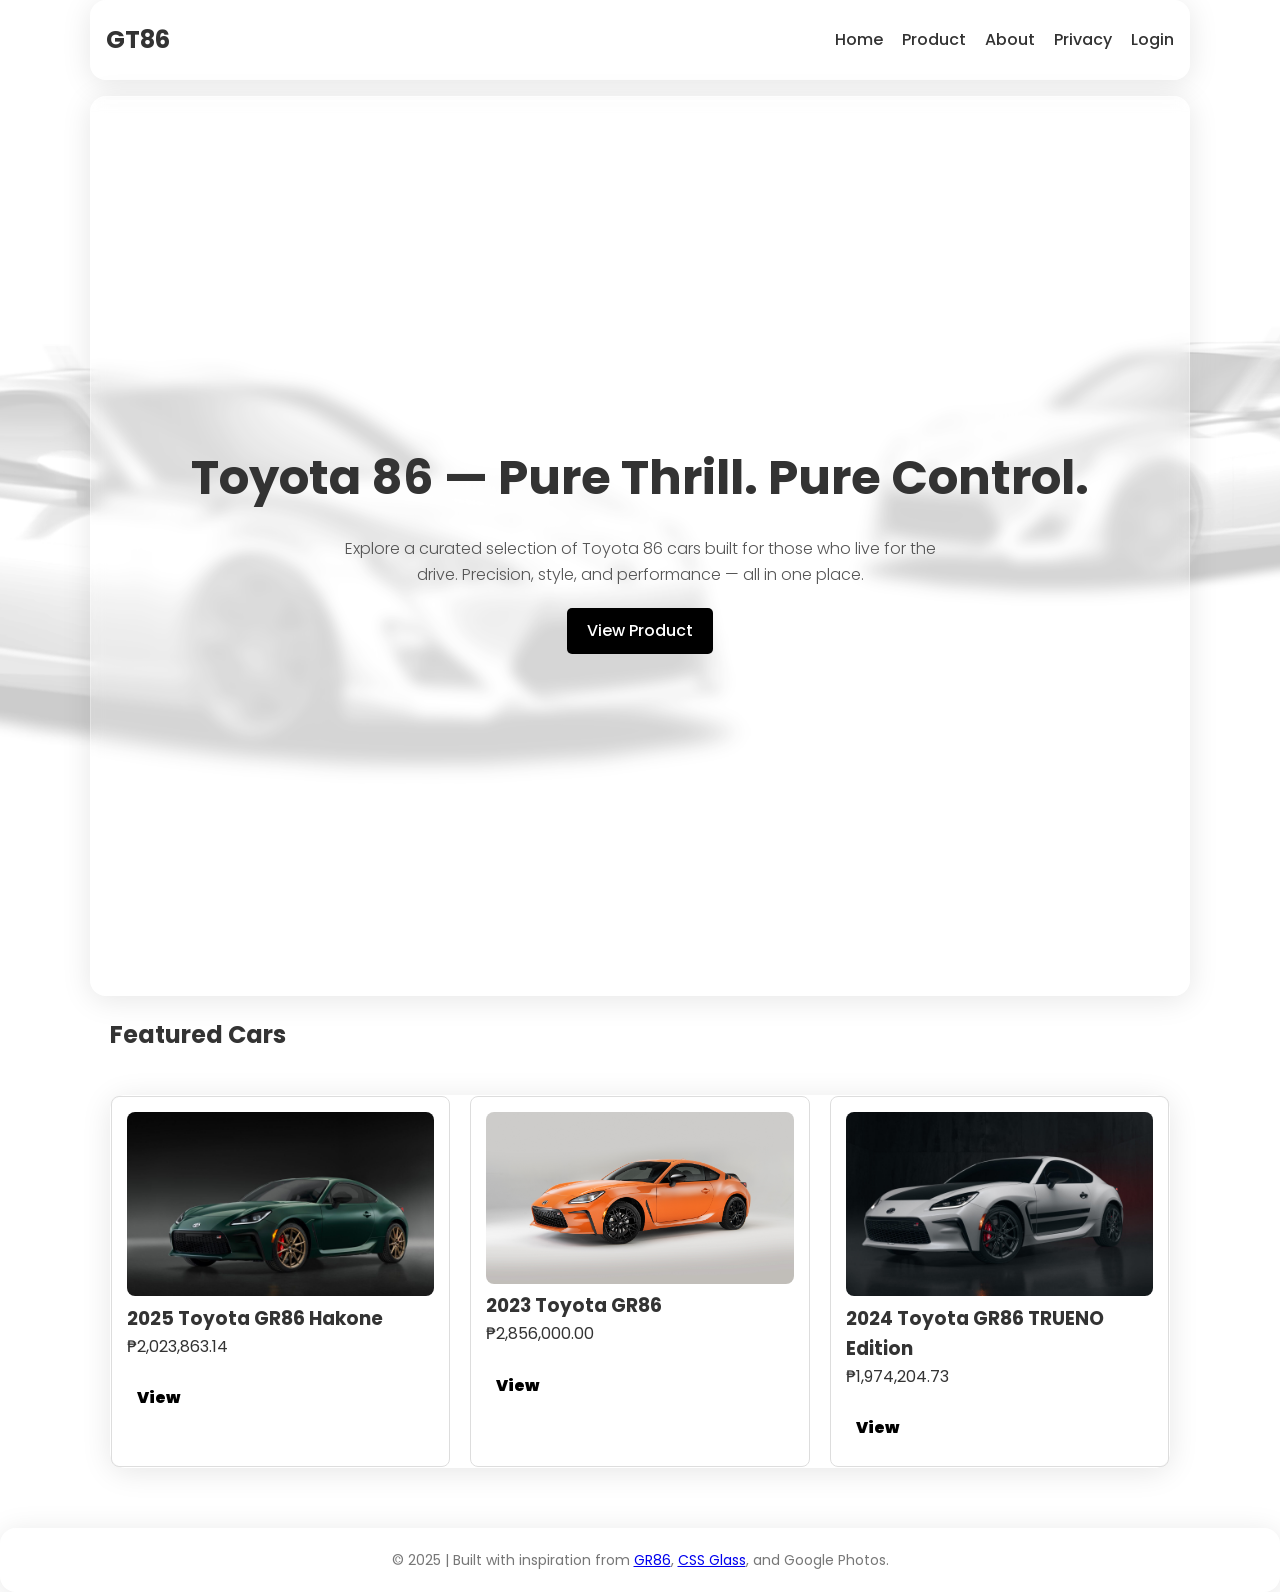
<file: index.html>
<!DOCTYPE html>
<html lang="en">

<head>
    <meta charset="UTF-8">
    <meta name="viewport" content="width=device-width, initial-scale=1.0">
    <title>GT86</title>
    <link rel="stylesheet" href="style.css">
    <link rel="icon" href="assets/FAVICON.jpg" type="image/x-icon">
    <script src="script.js" defer></script>
</head>

<body>
    <div class="navbar container">
        <h2>GT86</h2>
        <div class="nav-links">
            <a href="index.html">Home</a>
            <a href="product.html">Product</a>
            <a href="about.html">About</a>
            <a href="policy.html">Privacy</a>
            <a href="login.html">Login</a>
        </div>
    </div>

    <div class="hero container">
        <h1>Toyota 86 — Pure Thrill. Pure Control.</h1>
        <p>Explore a curated selection of Toyota 86 cars built for those who live for the drive. Precision, style, and performance — all in one place.</p>
        <a href="product.html" class="btn">View Product</a>
    </div>

    <div class="container">
        <h2>Featured Cars</h2>
        <div class="cards">
            <div class="card">
                <img src="assets/hakone.jpg" alt="2025 Toyota GR86 Hakone">
                <h3>2025 Toyota GR86 Hakone</h3>
                <p>₱2,023,863.14</p>
                <a href="product.html" class="btncard" style="margin-top: 1rem;">View</a>
            </div>
            <div class="card">
                <img src="assets/2023.jpg" alt="2023 Toyota GR86">
                <h3>2023 Toyota GR86</h3>
                <p>₱2,856,000.00</p>
                <a href="product.html" class="btncard" style="margin-top: 1rem;">View</a>
            </div>
            <div class="card">
                <img src="assets/trueno.jpg" alt="2024 Toyota GR86 TRUENO Edition">
                <h3>2024 Toyota GR86 TRUENO Edition</h3>
                <p>₱1,974,204.73</p>
                <a href="product.html" class="btncard" style="margin-top: 1rem;">View</a>
            </div>
        </div>
    </div>

    <div class="footer">
        <p>© 2025 | Built with inspiration from <a href="https://pressroom.toyota.com/vehicle/2024-toyota-gr86">GR86</a>, <a href="https://css.glass">CSS Glass</a>, and Google Photos.</p>
    </div>
</body>

</html>
</file>
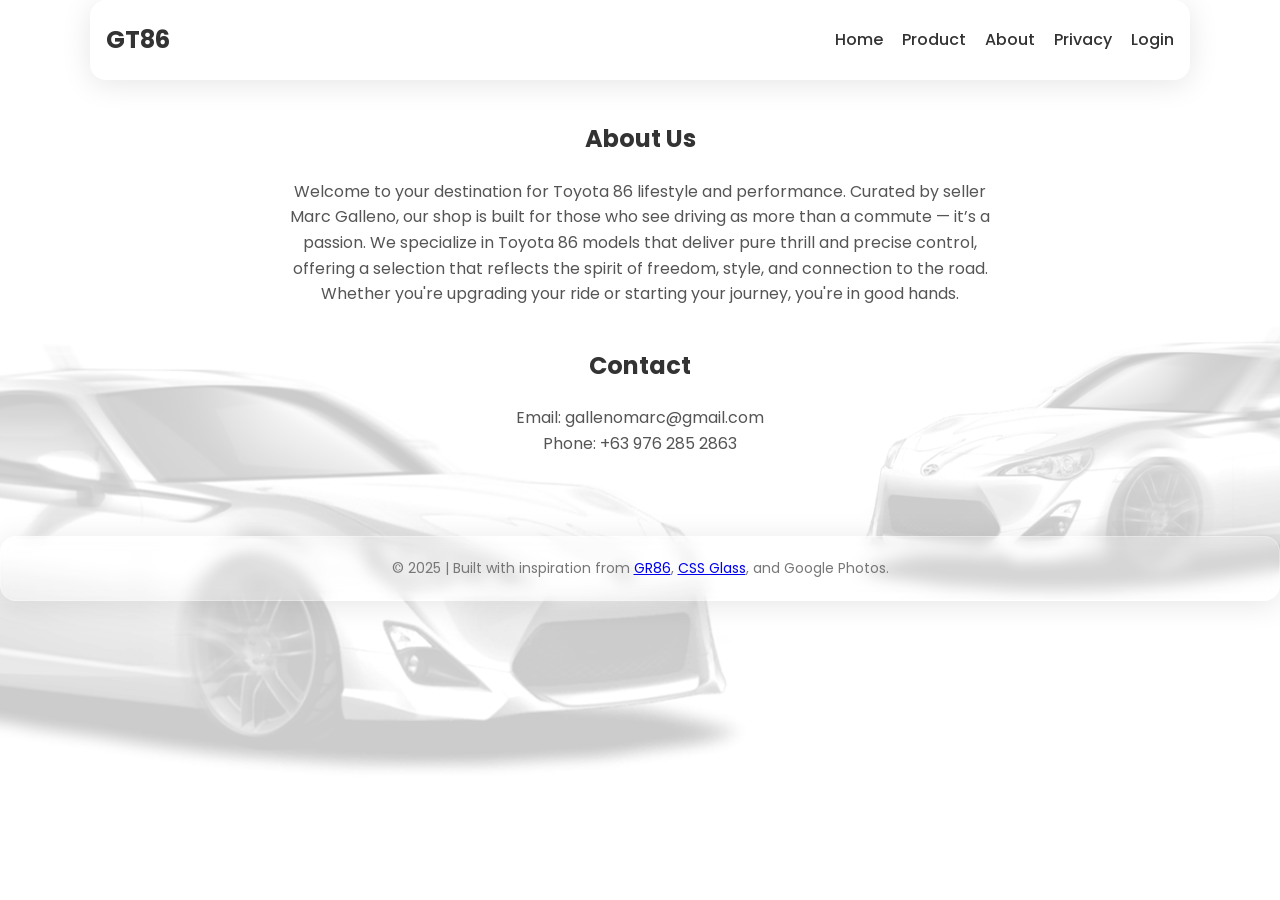
<file: about.html>
<!DOCTYPE html>
<html lang="en">

<head>
    <meta charset="UTF-8">
    <meta name="viewport" content="width=device-width, initial-scale=1.0">
    <title>GT86</title>
    <link rel="stylesheet" href="style.css">
    <link rel="icon" href="assets/FAVICON.jpg" type="image/x-icon">
    <script src="script.js" defer></script>
</head>

<body>
    <div class="navbar container">
        <h2>GT86</h2>
        <div class="nav-links">
            <a href="index.html">Home</a>
            <a href="product.html">Product</a>
            <a href="about.html">About</a>
            <a href="policy.html">Privacy</a>
            <a href="login.html">Login</a>
        </div>
    </div>

    <div class="about container">
        <h2>About Us</h2>
        <p>Welcome to your destination for Toyota 86 lifestyle and performance. Curated by seller Marc Galleno, our shop is built for those who see driving as more than a commute — it’s a passion. We specialize in Toyota 86 models that deliver pure thrill
            and precise control, offering a selection that reflects the spirit of freedom, style, and connection to the road. Whether you're upgrading your ride or starting your journey, you're in good hands.</p>

        <h2 style="margin-top:40px;">Contact</h2>
        <p>Email: gallenomarc@gmail.com</p>
        <p>Phone: +63 976 285 2863</p>
    </div>

    <div class="footer">
        <p>© 2025 | Built with inspiration from <a href="https://pressroom.toyota.com/vehicle/2024-toyota-gr86">GR86</a>, <a href="https://css.glass">CSS Glass</a>, and Google Photos.</p>
    </div>
</body>

</html>
</file>
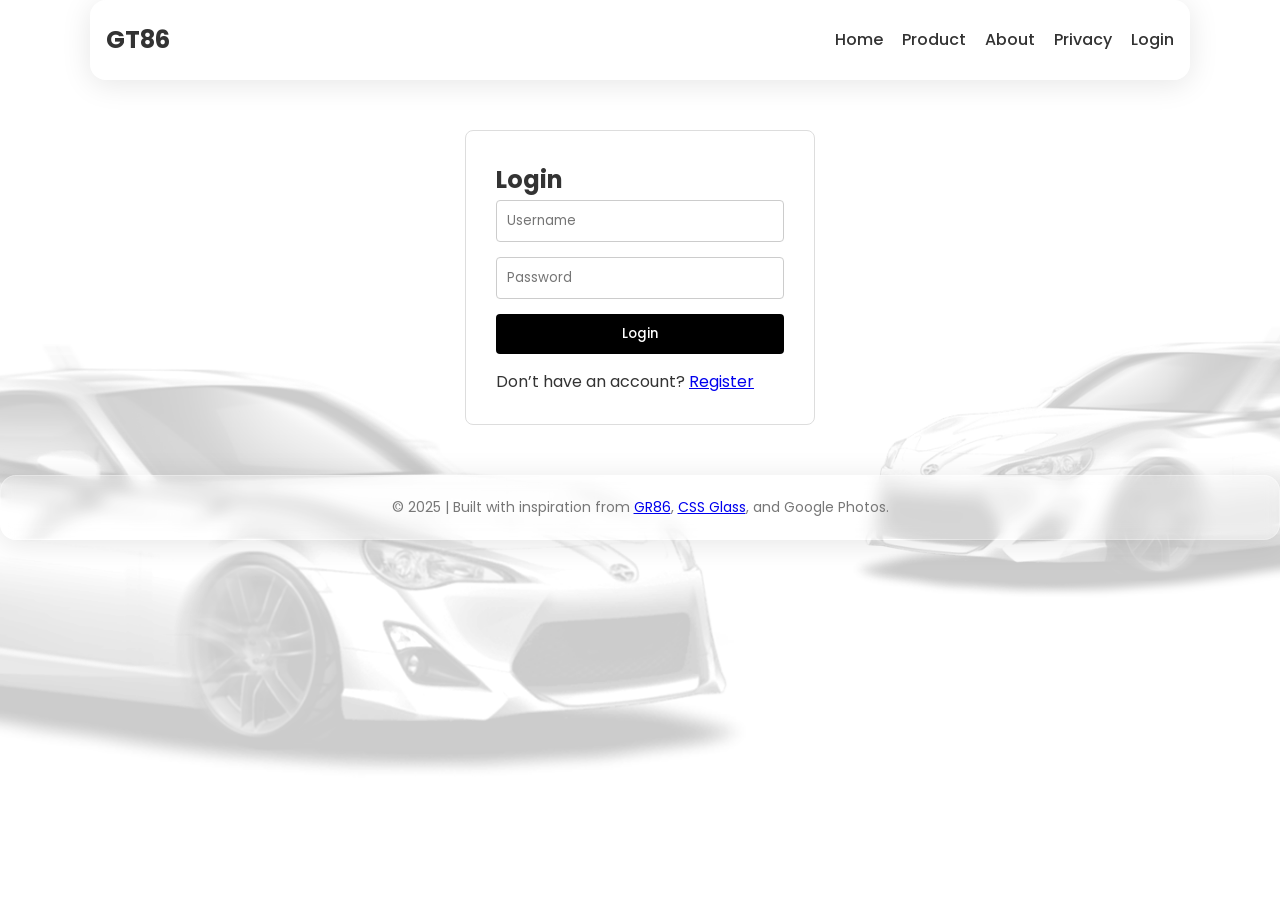
<file: login.html>
<!DOCTYPE html>
<html lang="en">

<head>
    <meta charset="UTF-8">
    <meta name="viewport" content="width=device-width, initial-scale=1.0">
    <title>GT86</title>
    <link rel="stylesheet" href="style.css">
    <link rel="icon" href="assets/FAVICON.jpg" type="image/x-icon">
    <script src="script.js" defer></script>
</head>

<body>
    <div class="navbar container">
        <h2>GT86</h2>
        <div class="nav-links">
            <a href="index.html">Home</a>
            <a href="product.html">Product</a>
            <a href="about.html">About</a>
            <a href="policy.html">Privacy</a>
            <a href="login.html">Login</a>
        </div>
    </div>

    <div class="form-box">
        <h2>Login</h2>
        <form>
            <input type="text" placeholder="Username" required>
            <input type="password" placeholder="Password" required>
            <button type="submit">Login</button>
        </form>
        <p style="margin-top:15px;">Don’t have an account? <a href="#">Register</a></p>
    </div>

    <div class="footer">
        <p>© 2025 | Built with inspiration from <a href="https://pressroom.toyota.com/vehicle/2024-toyota-gr86">GR86</a>, <a href="https://css.glass">CSS Glass</a>, and Google Photos.</p>
    </div>
</body>

</html>
</file>
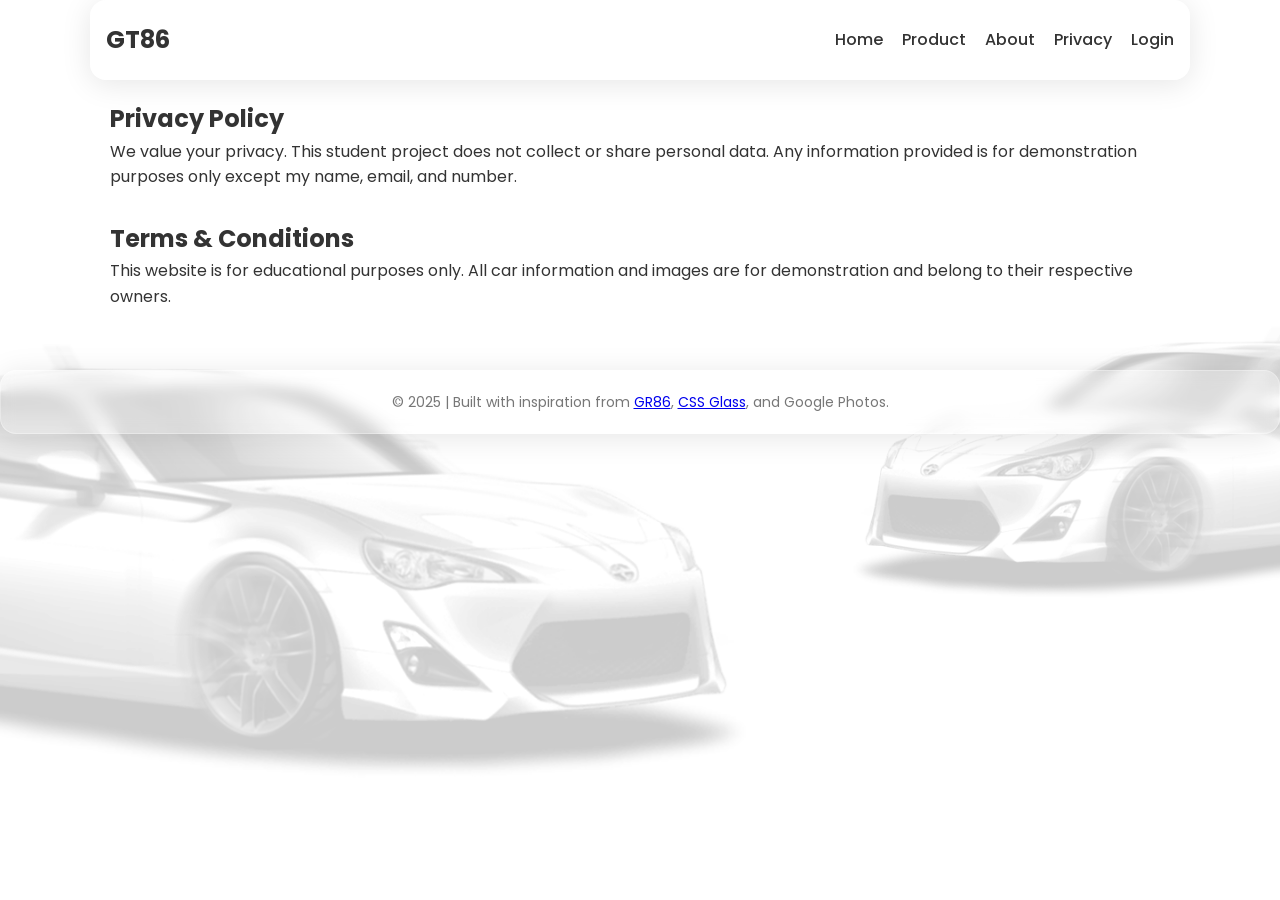
<file: policy.html>
<!DOCTYPE html>
<html lang="en">

<head>
    <meta charset="UTF-8">
    <meta name="viewport" content="width=device-width, initial-scale=1.0">
    <title>GT86</title>
    <link rel="stylesheet" href="style.css">
    <link rel="icon" href="assets/FAVICON.jpg" type="image/x-icon">
    <script src="script.js" defer></script>
</head>

<body>
    <div class="navbar container">
        <h2>GT86</h2>
        <div class="nav-links">
            <a href="index.html">Home</a>
            <a href="product.html">Product</a>
            <a href="about.html">About</a>
            <a href="policy.html">Privacy</a>
            <a href="login.html">Login</a>
        </div>
    </div>

    <div class="container">
        <h2>Privacy Policy</h2>
        <p>We value your privacy. This student project does not collect or share personal data. Any information provided is for demonstration purposes only except my name, email, and number.</p>

        <h2 style="margin-top:30px;">Terms & Conditions</h2>
        <p>This website is for educational purposes only. All car information and images are for demonstration and belong to their respective owners.</p>
    </div>

    <div class="footer">
        <p>© 2025 | Built with inspiration from <a href="https://pressroom.toyota.com/vehicle/2024-toyota-gr86">GR86</a>, <a href="https://css.glass">CSS Glass</a>, and Google Photos.</p>
    </div>
</body>

</html>
</file>
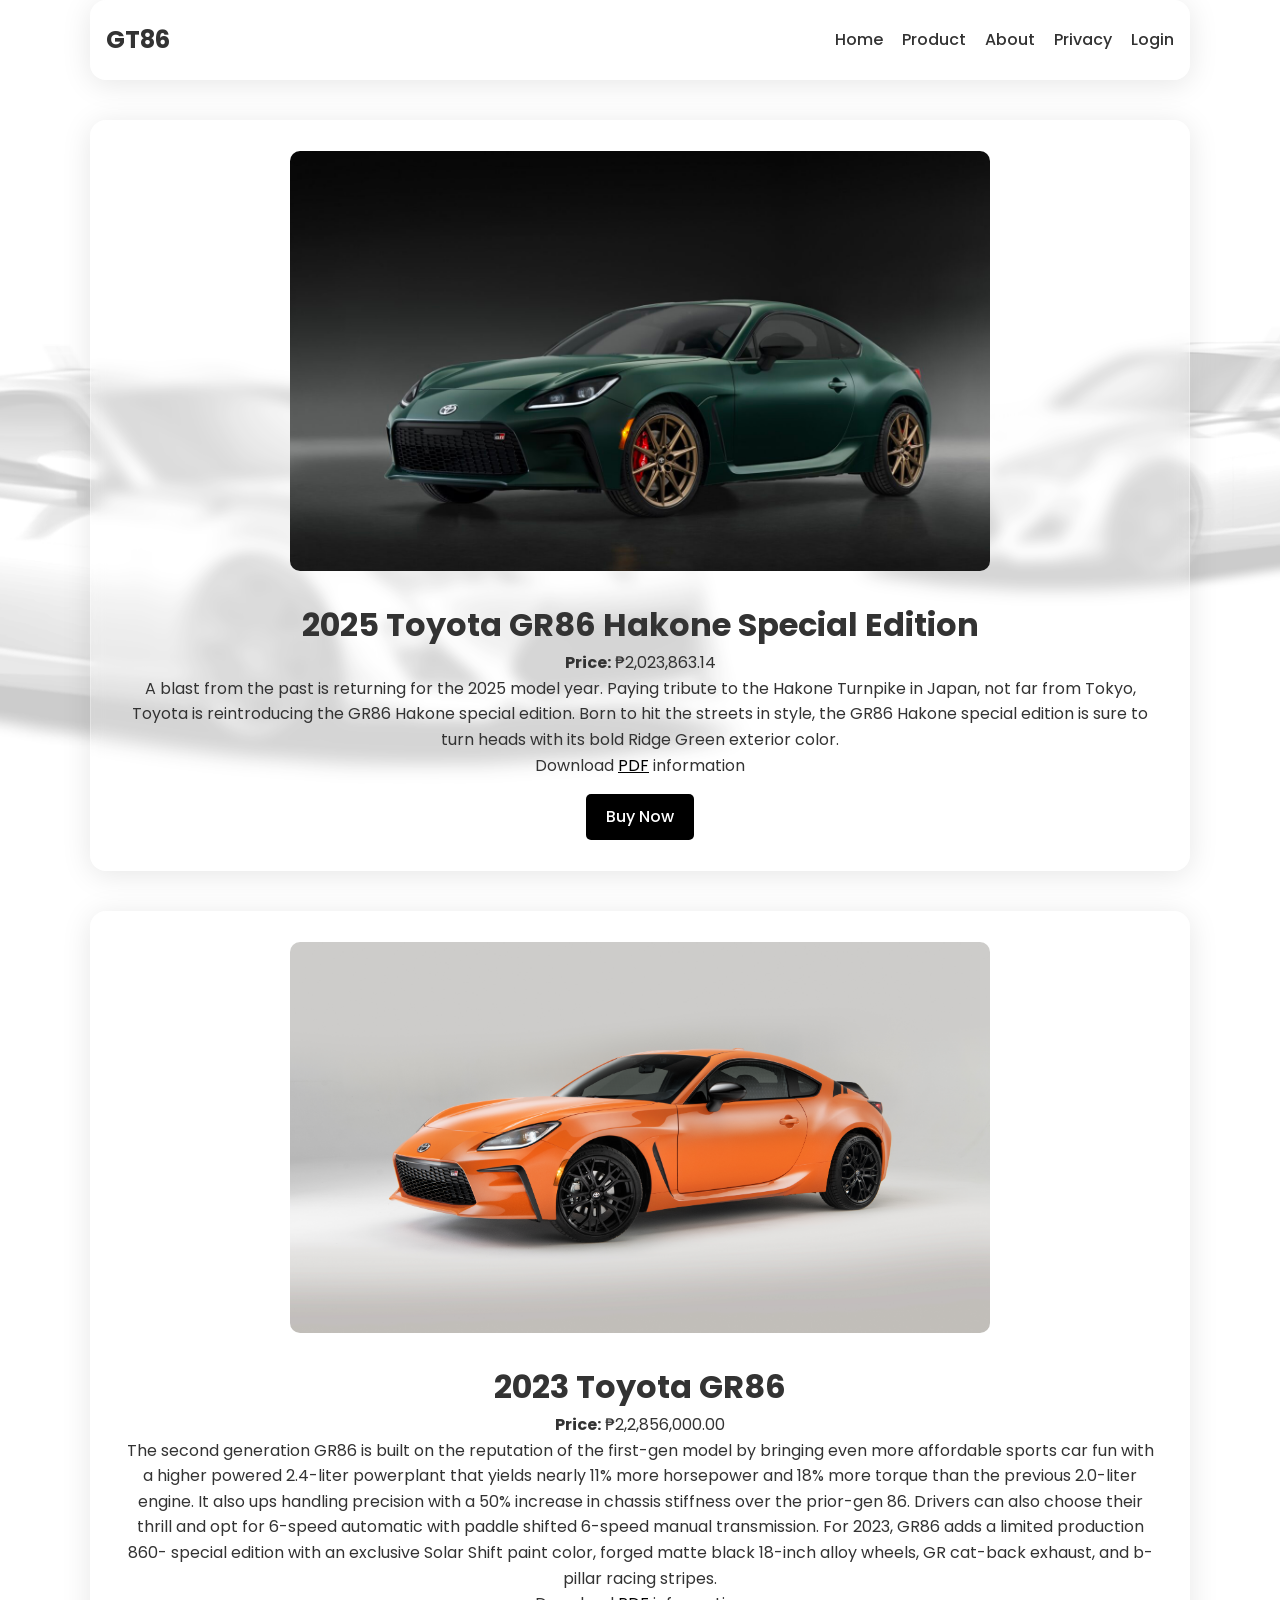
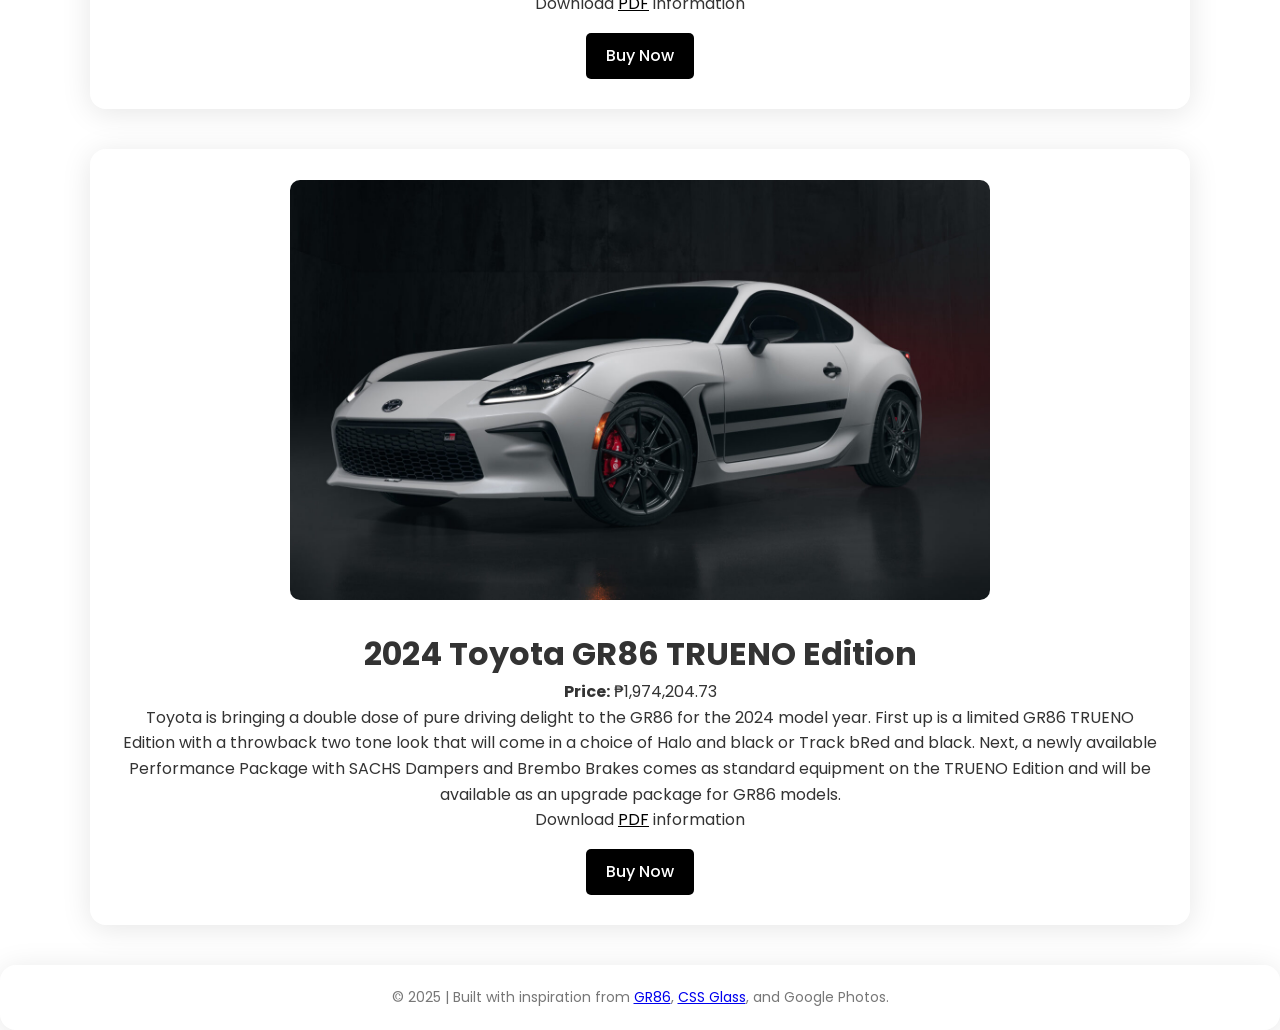
<file: product.html>
<!DOCTYPE html>
<html lang="en">

<head>
    <meta charset="UTF-8">
    <meta name="viewport" content="width=device-width, initial-scale=1.0">
    <title>GT86</title>
    <link rel="stylesheet" href="style.css">
    <link rel="icon" href="assets/FAVICON.jpg" type="image/x-icon">
    <script src="script.js" defer></script>
</head>

<body>
    <div class="navbar container">
        <h2>GT86</h2>
        <div class="nav-links">
            <a href="index.html">Home</a>
            <a href="product.html">Product</a>
            <a href="about.html">About</a>
            <a href="policy.html">Privacy</a>
            <a href="login.html">Login</a>
        </div>
    </div>

    <div class="container product-box">
        <img src="assets/hakone.jpg" alt="Toyota 86">
        <h1>2025 Toyota GR86 Hakone Special Edition</h1>
        <p><strong>Price:</strong> ₱2,023,863.14</p>
        <p>A blast from the past is returning for the 2025 model year. Paying tribute to the Hakone Turnpike in Japan, not far from Tokyo, Toyota is reintroducing the GR86 Hakone special edition. Born to hit the streets in style, the GR86 Hakone special
            edition is sure to turn heads with its bold Ridge Green exterior color.</p>
        <p>Download <a href="assets/hakone.pdf" style="color: black;" target="_blank" rel="noopener noreferrer">PDF</a> information</p>
        <a href="login.html" class="btn" style="margin-top: 1rem;">Buy Now</a>
    </div>

    <div class="container product-box">
        <img src="assets/2023.jpg" alt="Toyota 86">
        <h1>2023 Toyota GR86</h1>
        <p><strong>Price:</strong> ₱2,2,856,000.00</p>
        <p>The second generation GR86 is built on the reputation of the first-gen model by bringing even more affordable sports car fun with a higher powered 2.4-liter powerplant that yields nearly 11% more horsepower and 18% more torque than the previous
            2.0-liter engine. It also ups handling precision with a 50% increase in chassis stiffness over the prior-gen 86. Drivers can also choose their thrill and opt for 6-speed automatic with paddle shifted 6-speed manual transmission. For 2023,
            GR86 adds a limited production 860- special edition with an exclusive Solar Shift paint color, forged matte black 18-inch alloy wheels, GR cat-back exhaust, and b-pillar racing stripes.</p>
        <p>Download <a href="assets/gt86.pdf" style="color: black;" target="_blank" rel="noopener noreferrer">PDF</a> information</p>
        <a href="login.html" class="btn" style="margin-top: 1rem;">Buy Now</a>
    </div>

    <div class="container product-box">
        <img src="assets/trueno.jpg" alt="Toyota 86">
        <h1>2024 Toyota GR86 TRUENO Edition</h1>
        <p><strong>Price:</strong> ₱1,974,204.73</p>
        <p>Toyota is bringing a double dose of pure driving delight to the GR86 for the 2024 model year. First up is a limited GR86 TRUENO Edition with a throwback two tone look that will come in a choice of Halo and black or Track bRed and black. Next,
            a newly available Performance Package with SACHS Dampers and Brembo Brakes comes as standard equipment on the TRUENO Edition and will be available as an upgrade package for GR86 models.</p>
        <p>Download <a href="assets/trueno.pdf" style="color: black;" target="_blank" rel="noopener noreferrer">PDF</a> information</p>
        <a href="login.html" class="btn" style="margin-top: 1rem;">Buy Now</a>
    </div>

    <div class="footer">
        <p>© 2025 | Built with inspiration from <a href="https://pressroom.toyota.com/vehicle/2024-toyota-gr86">GR86</a>, <a href="https://css.glass">CSS Glass</a>, and Google Photos.</p>
    </div>
</body>

</html>
</file>
<file: style.css>
@import url('https://fonts.googleapis.com/css2?family=Poppins:wght@300;400;500;600;700&display=swap');
* {
    margin: 0;
    padding: 0;
    box-sizing: border-box;
    font-family: 'Poppins', sans-serif;
}

body {
    background: url('assets/bg.png') no-repeat center center fixed;
    background-size: cover;
    color: #333;
    line-height: 1.6;
}

canvas {
    position: fixed;
    top: 0;
    left: 0;
    z-index: -1;
}

.container {
    width: 90%;
    max-width: 1100px;
    margin: auto;
    padding: 20px;
}

.navbar {
    display: flex;
    justify-content: space-between;
    align-items: center;
    padding: 20px 15px;
    top: 0;
    z-index: 100;
    /* From https://css.glass */
    background: rgba(255, 255, 255, 0.18);
    border-radius: 16px;
    box-shadow: 0 4px 30px rgba(0, 0, 0, 0.1);
    backdrop-filter: blur(6.4px);
    -webkit-backdrop-filter: blur(6.4px);
    border: 1px solid rgba(255, 255, 255, 0.3);
}

.nav-links a {
    margin-left: 15px;
    text-decoration: none;
    color: #333;
    font-weight: 500;
    transition: 0.3s;
}

.nav-links a:hover {
    color: #e60000;
}

.hero {
    height: 100vh;
    width: 100%;
    display: flex;
    flex-direction: column;
    justify-content: center;
    align-items: center;
    text-align: center;
    padding: 0 20px;
    margin-top: 1rem;
    overflow: hidden;
    /* From https://css.glass */
    background: rgba(255, 255, 255, 0.18);
    border-radius: 16px;
    box-shadow: 0 4px 30px rgba(0, 0, 0, 0.1);
    backdrop-filter: blur(6.4px);
    -webkit-backdrop-filter: blur(6.4px);
    border: 1px solid rgba(255, 255, 255, 0.3);
}

.hero h1 {
    font-size: 3rem;
    font-weight: 700;
    opacity: 0;
    transform: translateY(-30px);
    animation: slideFadeIn 1s ease forwards;
}

.hero p {
    margin: 20px 0;
    color: #555;
    font-weight: 300;
    max-width: 600px;
    opacity: 0;
    transform: translateY(20px);
    animation: slideFadeIn 1s ease forwards 0.5s;
}

.btn {
    display: inline-block;
    background: #000;
    color: #fff;
    padding: 10px 20px;
    border-radius: 5px;
    text-decoration: none;
    transition: 0.3s;
    font-weight: 500;
    opacity: 0;
    transform: scale(0.9);
    animation: popIn 0.8s ease forwards 1s;
}

.btncard {
    display: inline-block;
    color: #000000;
    padding: 10px;
    border-radius: 5px;
    text-decoration: none;
    transition: 0.3s;
    font-weight: 1000;
    opacity: 0;
    transform: scale(0.9);
    animation: popIn 0.8s ease forwards 1s;
}

.btncard:hover {
    background: #000000;
    color: #ffffff;
}

.btn:hover {
    background: #e60000;
}

@keyframes slideFadeIn {
    to {
        opacity: 1;
        transform: translateY(0);
    }
}

@keyframes popIn {
    to {
        opacity: 1;
        transform: scale(1);
    }
}

.cards {
    display: grid;
    grid-template-columns: repeat(auto-fit, minmax(250px, 1fr));
    gap: 20px;
    margin-top: 40px;
    /* From https://css.glass */
    background: rgba(255, 255, 255, 0.18);
    border-radius: 16px;
    box-shadow: 0 4px 30px rgba(0, 0, 0, 0.1);
    backdrop-filter: blur(6.4px);
    -webkit-backdrop-filter: blur(6.4px);
    border: 1px solid rgba(255, 255, 255, 0.3);
}

.card {
    border: 1px solid #ddd;
    border-radius: 8px;
    padding: 15px;
    transition: 0.3s;
}

.card:hover {
    box-shadow: 0 4px 10px rgba(0, 0, 0, 0.1);
}

.card img {
    width: 100%;
    border-radius: 8px;
}

.form-box {
    background: #fff;
    padding: 30px;
    border: 1px solid #ddd;
    border-radius: 8px;
    max-width: 350px;
    margin: 50px auto;
}

.form-box input {
    width: 100%;
    padding: 10px;
    margin-bottom: 15px;
    border: 1px solid #ccc;
    border-radius: 4px;
}

.form-box button {
    width: 100%;
    padding: 10px;
    background: #000;
    color: #fff;
    border: none;
    border-radius: 4px;
    font-weight: 500;
    transition: 0.3s;
}

.form-box button:hover {
    background: #e60000;
}

.about {
    padding: 40px 20px;
    text-align: center;
}

.about h2 {
    margin-bottom: 20px;
}

.about p {
    color: #555;
    max-width: 700px;
    margin: auto;
}

.product-box {
    text-align: center;
    margin-top: 40px;
    padding: 30px;
    background: rgba(255, 255, 255, 0.18);
    border-radius: 16px;
    box-shadow: 0 4px 30px rgba(0, 0, 0, 0.1);
    backdrop-filter: blur(6.4px);
    -webkit-backdrop-filter: blur(6.4px);
    border: 1px solid rgba(255, 255, 255, 0.3);
}

.product-box img {
    width: 100%;
    max-width: 700px;
    border-radius: 10px;
    margin-bottom: 20px;
}

.footer {
    text-align: center;
    padding: 20px;
    margin-top: 40px;
    font-size: 14px;
    color: #777;
    /* From https://css.glass */
    background: rgba(255, 255, 255, 0.18);
    border-radius: 16px;
    box-shadow: 0 4px 30px rgba(0, 0, 0, 0.1);
    backdrop-filter: blur(6.4px);
    -webkit-backdrop-filter: blur(6.4px);
    border: 1px solid rgba(255, 255, 255, 0.3);
}

::-webkit-scrollbar {
    width: 8px;
    height: 8px;
}

::-webkit-scrollbar-track {
    background: #f1f1f1;
}

::-webkit-scrollbar-thumb {
    background: #c1c1c1;
    border-radius: 4px;
}

::-webkit-scrollbar-thumb:hover {
    background: #a8a8a8;
}

@media (max-width: 768px) {
    .navbar {
        flex-direction: column;
        align-items: flex-start;
    }
    .nav-links {
        margin-top: 10px;
    }
}
</file>
